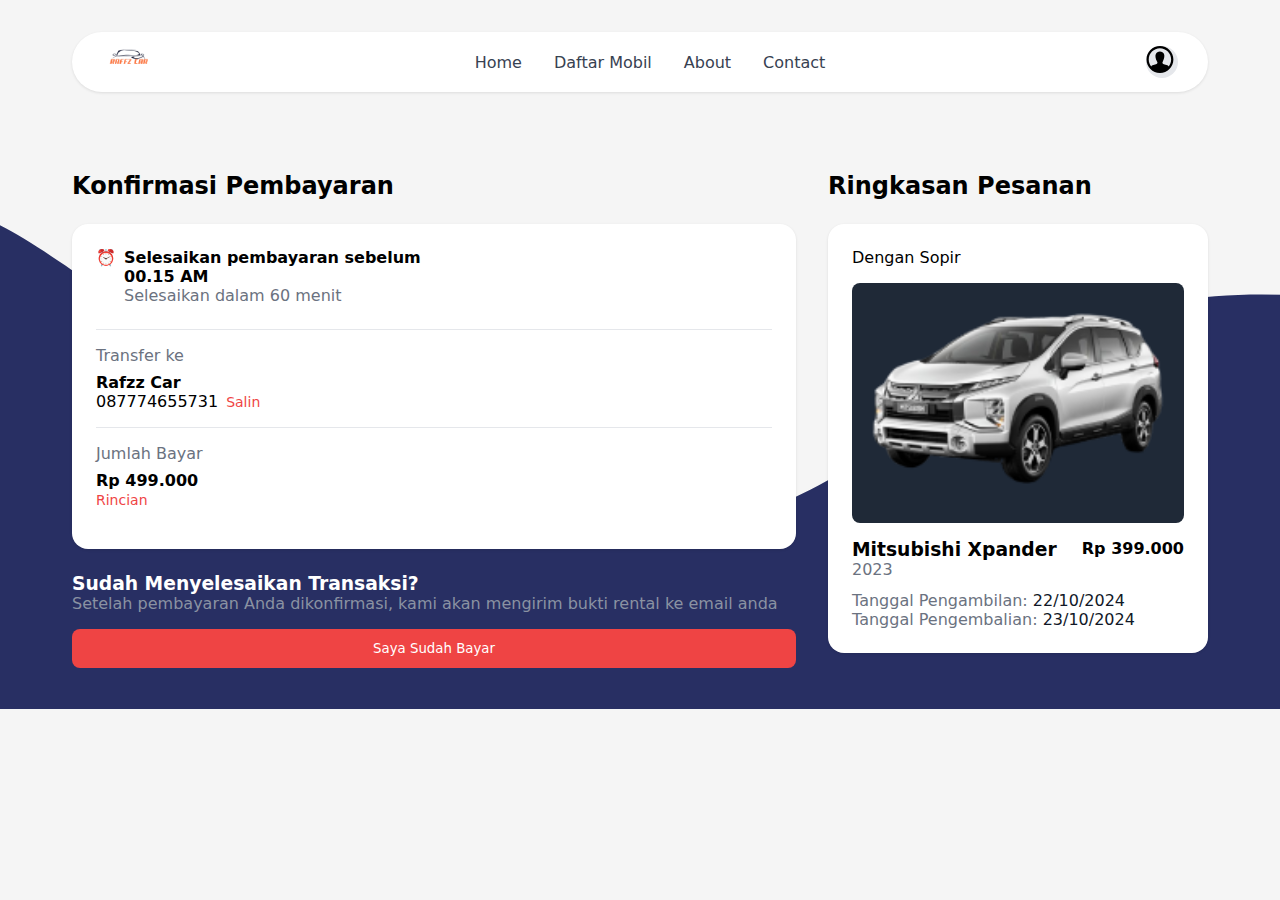
<file: HalamanPembayaran/index.html>
<!DOCTYPE html>
<html lang="id">
  <head>
    <meta charset="UTF-8" />
    <meta name="viewport" content="width=device-width, initial-scale=1.0" />
    <title>Konfirmasi Pembayaran</title>
    <link rel="stylesheet" href="style.css" />
  </head>
  <body>
    <div class="container">
      <nav class="navbar">
        <img src="../Asset/logo.png" alt="Logo" class="logo" />
        <div class="nav-links">
          <a href="../Homepage/homepage.html">Home</a>
          <a href="../Listmobil/daftarmobil.html">Daftar Mobil</a>
          <a href="#">About</a>
          <a href="#">Contact</a>
        </div>
        <div class="user-icon">
          <svg xmlns="http://www.w3.org/2000/svg" width="29" height="28" viewBox="0 0 25 25">
            <path
              d="M12 0c-6.627 0-12 5.373-12 12s5.373 12 12 12 12-5.373 12-12-5.373-12-12-12zm7.753 18.305c-.261-.586-.789-.991-1.871-1.241-2.293-.529-4.428-.993-3.393-2.945 3.145-5.942.833-9.119-2.489-9.119-3.388 0-5.644 3.299-2.489 9.119 1.066 1.964-1.148 2.427-3.393 2.945-1.084.25-1.608.658-1.867 1.246-1.405-1.723-2.251-3.919-2.251-6.31 0-5.514 4.486-10 10-10s10 4.486 10 10c0 2.389-.845 4.583-2.247 6.305z"
            />
          </svg>
        </div>
      </nav>

      <div class="main-content">
        <div class="left-section">
          <h2 class="section-title">Konfirmasi Pembayaran</h2>

          <div class="card">
            <div class="timer-section">
              <div class="timer-icon">⏰</div>
              <div>
                <p class="value">Selesaikan pembayaran sebelum</p>
                <p class="value">00.15 AM</p>
                <p class="label">Selesaikan dalam 60 menit</p>
              </div>
            </div>

            <div class="divider"></div>

            <div class="transfer-details">
              <p class="label">Transfer ke</p>
              <p class="value">Rafzz Car</p>
              <div class="account-number">
                <span>087774655731</span>
                <button class="copy-button">Salin</button>
              </div>
            </div>

            <div class="divider"></div>

            <div class="payment-amount">
              <p class="label">Jumlah Bayar</p>
              <p class="value">Rp 499.000</p>
              <button class="copy-button">Rincian</button>
            </div>
          </div>

          <div>
            <h3 class="section-title2">Sudah Menyelesaikan Transaksi?</h3>
            <p class="label2" style="margin-bottom: 1rem">Setelah pembayaran Anda dikonfirmasi, kami akan mengirim bukti rental ke email anda</p>
            <button class="submit-button">Saya Sudah Bayar</button>
          </div>
        </div>

        <div class="right-section">
          <h2 class="section-title">Ringkasan Pesanan</h2>

          <div class="card">
            <p style="margin-bottom: 1rem">Dengan Sopir</p>

            <div class="car-image-container">
              <img src="../Asset/xpander.png" alt="Mitsubishi Xpander" class="car-image" />
            </div>

            <div class="car-details">
              <div>
                <h3 class="value">Mitsubishi Xpander</h3>
                <p class="label">2023</p>
              </div>
              <p class="value">Rp 399.000</p>
            </div>

            <div class="dates">
              <p>Tanggal Pengambilan: <span>22/10/2024</span></p>
              <p>Tanggal Pengembalian: <span>23/10/2024</span></p>
            </div>
          </div>
        </div>
      </div>
    </div>
  </body>
</html>
</file>
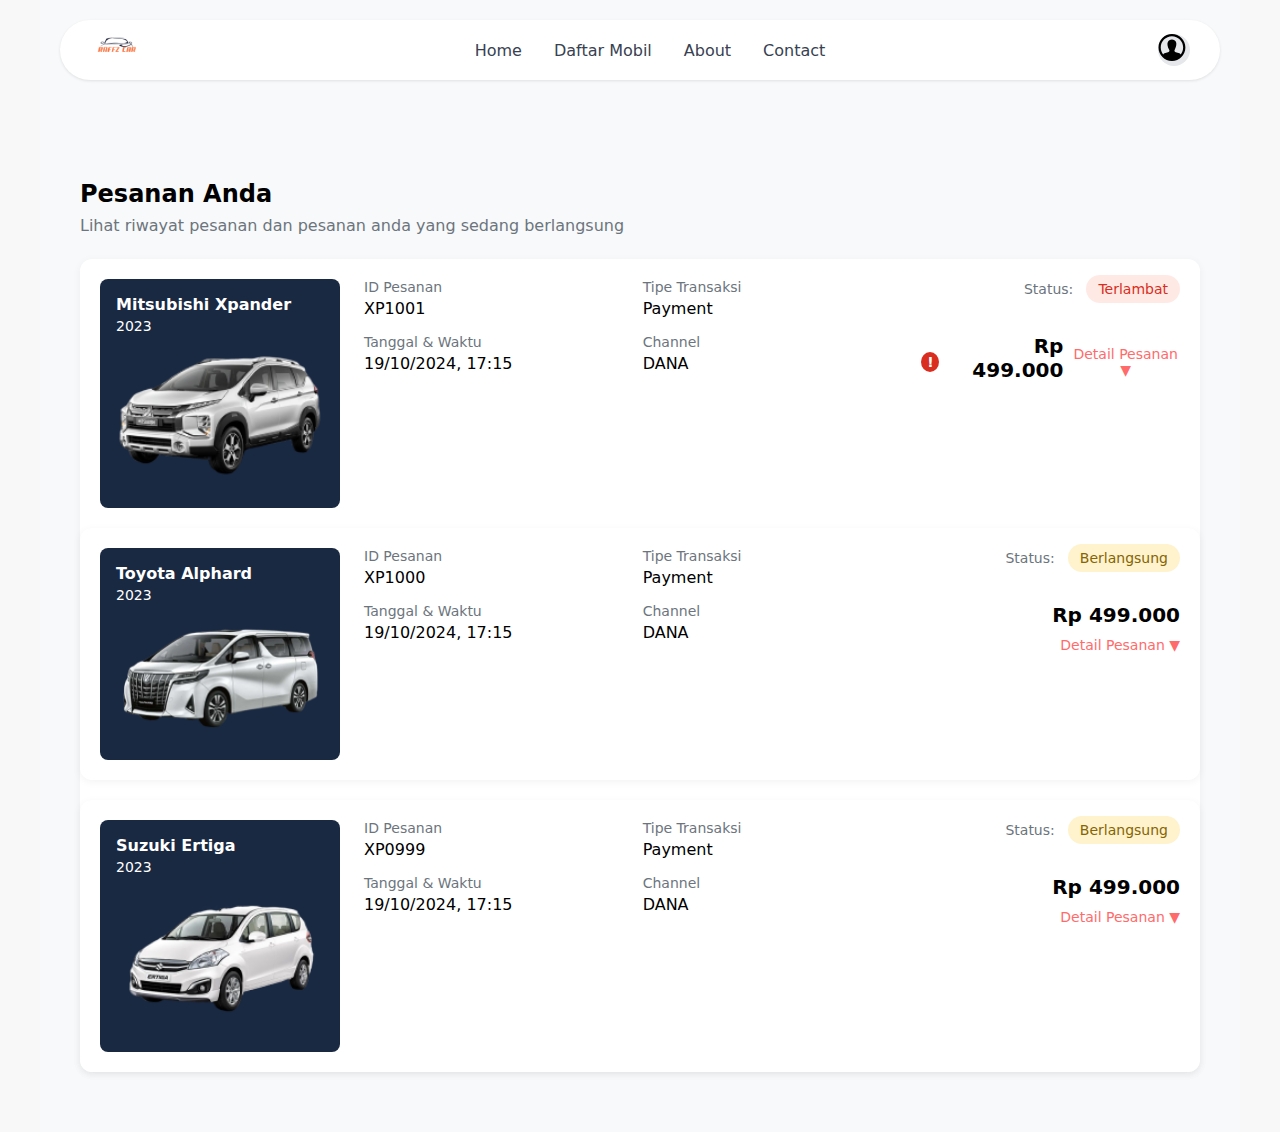
<file: StatusPemesananRiwayat/index.html>
<!DOCTYPE html>
<html lang="id">
  <head>
    <meta charset="UTF-8" />
    <meta name="viewport" content="width=device-width, initial-scale=1.0" />
    <title>Pesanan Anda</title>
    <link rel="stylesheet" href="style.css" />
  </head>
  <body>
    <div class="container">
      <nav class="navbar">
        <img src="../Asset/logo.png" alt="Raffz Car Logo" class="logo" />
        <div class="nav-links">
          <a href="#">Home</a>
          <a href="#">Daftar Mobil</a>
          <a href="#">About</a>
          <a href="#">Contact</a>
        </div>

        <div class="user-icon open-button" onclick="openForm()">
          <svg xmlns="http://www.w3.org/2000/svg" width="29" height="28" viewBox="0 0 25 25">
            <path
              d="M12 0c-6.627 0-12 5.373-12 12s5.373 12 12 12 12-5.373 12-12-5.373-12-12-12zm7.753 18.305c-.261-.586-.789-.991-1.871-1.241-2.293-.529-4.428-.993-3.393-2.945 3.145-5.942.833-9.119-2.489-9.119-3.388 0-5.644 3.299-2.489 9.119 1.066 1.964-1.148 2.427-3.393 2.945-1.084.25-1.608.658-1.867 1.246-1.405-1.723-2.251-3.919-2.251-6.31 0-5.514 4.486-10 10-10s10 4.486 10 10c0 2.389-.845 4.583-2.247 6.305z"
            />
          </svg>
        </div>
        <div class="form-popup" id="myForm">
          <form action="/action_page.php" class="form-container">
            <h1>Login</h1>

            <label for="email"><b>Email</b></label>
            <input type="text" placeholder="Enter Email" name="email" required />

            <label for="psw"><b>Password</b></label>
            <input type="password" placeholder="Enter Password" name="psw" required />

            <button type="submit" class="btn">Login</button>
            <button type="button" class="btn cancel" onclick="closeForm()">Close</button>
          </form>
        </div>
      </nav>

      <div class="container">
        <h2 class="title">Pesanan Anda</h2>
        <p class="subtitle">Lihat riwayat pesanan dan pesanan anda yang sedang berlangsung</p>
      
        <!-- Card 1 -->
        <div class="order-card">
          <div class="main-content">
            <div class="car-box">
              <div class="car-info">
                <h3>Mitsubishi Xpander</h3>
                <p>2023</p>
              </div>
              <img src="../Asset/xpander.png" alt="Mitsubishi Xpander">
            </div>
      
            <div class="order-info">
              <div class="info-grid">
                <div class="info-item">
                  <label>ID Pesanan</label>
                  <p>XP1001</p>
                </div>
                <div class="info-item">
                  <label>Tipe Transaksi</label>
                  <p>Payment</p>
                </div>
                <div class="status-section">
                  <label>Status:</label>
                  <span class="status-pill terlambat">Terlambat</span>
                </div>
              </div>
      
              <div class="info-grid">
                <div class="info-item">
                  <label>Tanggal & Waktu</label>
                  <p>19/10/2024, 17:15</p>
                </div>
                <div class="info-item">
                  <label>Channel</label>
                  <p>DANA</p>
                </div>
                <div class="price-section">
                  <div class="price-wrapper">
                    <div class="warning-icon">
                      !
                      <div class="warning-tooltip">
                        Keterlambatan 1 jam pertama bebas denda. Setelahnya, denda dihitung per 1 hari
                        <div class="late-fee">
                          Jumlah Denda: Rp 150.000/hari
                        </div>
                      </div>
                    </div>
                  <p class="price">Rp 499.000</p>
                  <button class="detail-toggle">Detail Pesanan ▼</button>
                </div>
              </div>
            </div>
          </div>
      
          <div class="detail-section hidden">
            <div class="detail-grid">
              <div class="detail-item">
                <label>Nama Pemesan</label>
                <p>Ridwan Mirsod</p>
              </div>
              <div class="detail-item">
                <label>No. WhatsApp</label>
                <p>085267739885</p>
              </div>
              <div class="detail-item">
                <label>Waktu Jemput</label>
                <p>21/10/2024, 09:00</p>
              </div>
              <div class="detail-item catatan">
                <label>Catatan Khusus</label>
                <textarea readonly></textarea>
              </div>
            </div>
            <div class="detail-grid">
              <div class="detail-item">
                <label>Email</label>
                <p>ridwanm88@gmail.com</p>
              </div>
              <div class="detail-item">
                <label>Jenis Rental</label>
                <p>Dengan Sopir</p>
              </div>
              <div class="detail-item">
                <label>Waktu Kembali</label>
                <p>22/10/2024, 09:00</p>
              </div>
            </div>
          </div>
        </div>
      
        <!-- Card 2 -->
        <div class="order-card">
          <div class="main-content">
            <div class="car-box">
              <div class="car-info">
                <h3>Toyota Alphard</h3>
                <p>2023</p>
              </div>
              <img src="../Asset/alphard.png" alt="Toyota Alphard">
            </div>
      
            <div class="order-info">
              <div class="info-grid">
                <div class="info-item">
                  <label>ID Pesanan</label>
                  <p>XP1000</p>
                </div>
                <div class="info-item">
                  <label>Tipe Transaksi</label>
                  <p>Payment</p>
                </div>
                <div class="status-section">
                  <label>Status:</label>
                  <span class="status-pill">Berlangsung</span>
                </div>
              </div>
      
              <div class="info-grid">
                <div class="info-item">
                  <label>Tanggal & Waktu</label>
                  <p>19/10/2024, 17:15</p>
                </div>
                <div class="info-item">
                  <label>Channel</label>
                  <p>DANA</p>
                </div>
                <div class="price-section">
                  <p class="price">Rp 499.000</p>
                  <button class="detail-toggle">Detail Pesanan ▼</button>
                </div>
              </div>
            </div>
          </div>
      
          <div class="detail-section hidden">
            <div class="detail-grid">
              <div class="detail-item">
                <label>Nama Pemesan</label>
                <p>Ridwan Mirsod</p>
              </div>
              <div class="detail-item">
                <label>No. WhatsApp</label>
                <p>085267739885</p>
              </div>
              <div class="detail-item">
                <label>Waktu Jemput</label>
                <p>21/10/2024, 09:00</p>
              </div>
              <div class="detail-item catatan">
                <label>Catatan Khusus</label>
                <textarea readonly></textarea>
              </div>
            </div>
            <div class="detail-grid">
              <div class="detail-item">
                <label>Email</label>
                <p>ridwanm88@gmail.com</p>
              </div>
              <div class="detail-item">
                <label>Jenis Rental</label>
                <p>Dengan Sopir</p>
              </div>
              <div class="detail-item">
                <label>Waktu Kembali</label>
                <p>22/10/2024, 09:00</p>
              </div>
            </div>
          </div>
        </div>
      
        <!-- Card 3 -->
        <div class="order-card">
          <div class="main-content">
            <div class="car-box">
              <div class="car-info">
                <h3>Suzuki Ertiga</h3>
                <p>2023</p>
              </div>
              <img src="../Asset/sigra.png" alt="Suzuki Ertiga">
            </div>
      
            <div class="order-info">
              <div class="info-grid">
                <div class="info-item">
                  <label>ID Pesanan</label>
                  <p>XP0999</p>
                </div>
                <div class="info-item">
                  <label>Tipe Transaksi</label>
                  <p>Payment</p>
                </div>
                <div class="status-section">
                  <label>Status:</label>
                  <span class="status-pill">Berlangsung</span>
                </div>
              </div>
      
              <div class="info-grid">
                <div class="info-item">
                  <label>Tanggal & Waktu</label>
                  <p>19/10/2024, 17:15</p>
                </div>
                <div class="info-item">
                  <label>Channel</label>
                  <p>DANA</p>
                </div>
                <div class="price-section">
                  <p class="price">Rp 499.000</p>
                  <button class="detail-toggle">Detail Pesanan ▼</button>
                </div>
              </div>
            </div>
          </div>
      
          <div class="detail-section hidden">
            <!-- Similar detail section as Card 1 -->
          </div>
        </div>
      </div>

    <script>
      function openForm() {
        document.getElementById("myForm").style.display = "block";
      }

      function closeForm() {
        document.getElementById("myForm").style.display = "none";
      }

      document.querySelectorAll('.detail-toggle').forEach(button => {
  button.addEventListener('click', function() {
    const card = this.closest('.order-card');
    const detailSection = card.querySelector('.detail-section');
    const arrow = this.innerHTML.includes('▼') ? '▲' : '▼';
    
    detailSection.classList.toggle('hidden');
    this.innerHTML = `Detail Pesanan ${arrow}`;
  });
});
    </script>
  </body>
</html>
</file>
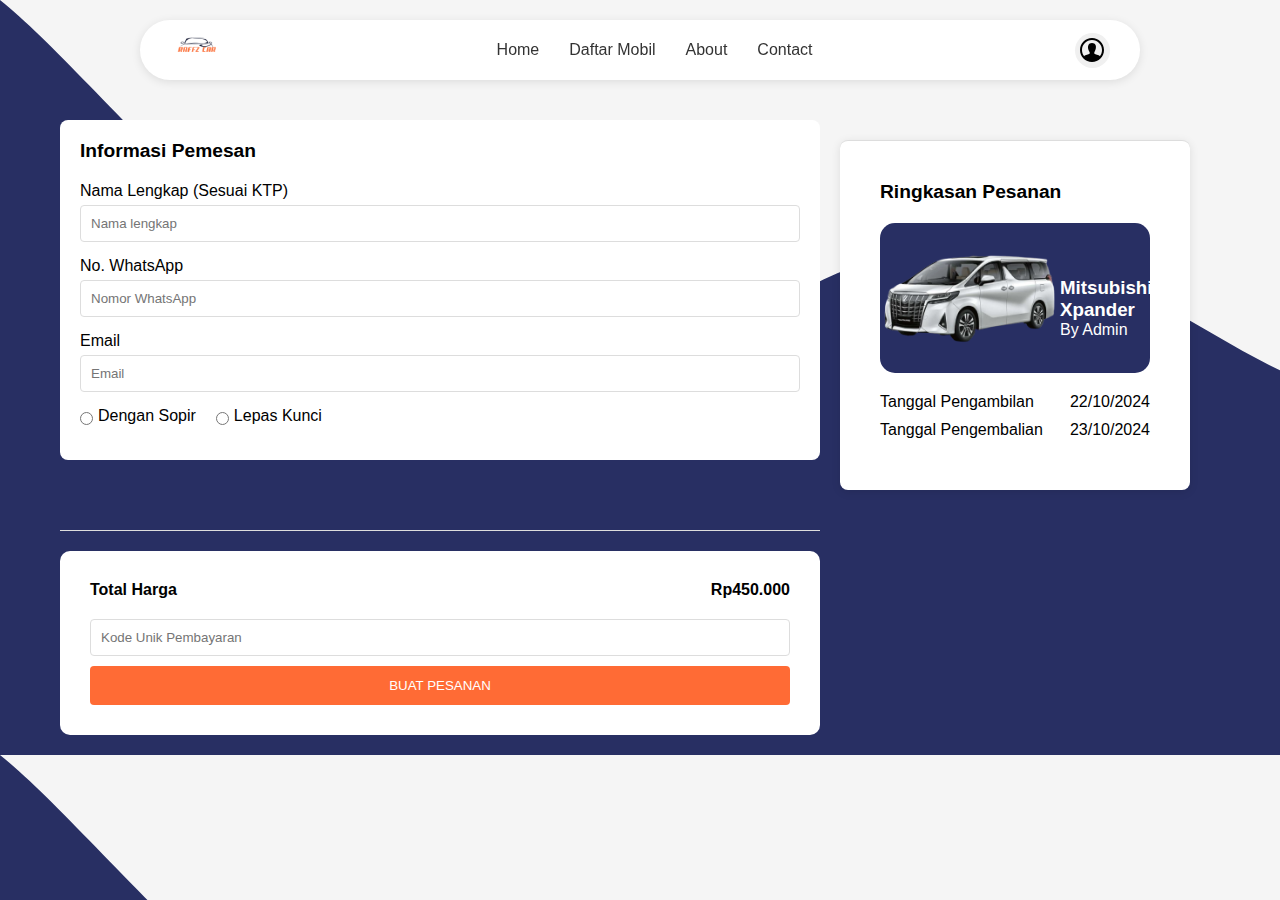
<file: HalamanSewa/sewa.html>
<!DOCTYPE html>
<html lang="id">

<head>
    <meta charset="UTF-8">
    <meta name="viewport" content="width=device-width, initial-scale=1.0">
    <title>Raffz Car - Halaman Sewa</title>
    <link rel="stylesheet" href="sewa.css">
</head>

<body>

    <header>
        <nav>
            <div class="logo">
                <img src="../Asset/logo.png">
            </div>
            <ul>
                <li><a href="/Homepage/homepage.html">Home</a></li>
                <li><a href="../Listmobil/daftarmobil.html">Daftar Mobil</a></li>
                <li><a href="#about">About</a></li>
                <li><a href="#contact">Contact</a></li>
            </ul>
            <div class="user-icon">
                <svg xmlns="http://www.w3.org/2000/svg" width="24" height="24" viewBox="0 0 24 24">
                    <path
                        d="M12 0c-6.627 0-12 5.373-12 12s5.373 12 12 12 12-5.373 12-12-5.373-12-12-12zm7.753 18.305c-.261-.586-.789-.991-1.871-1.241-2.293-.529-4.428-.993-3.393-2.945 3.145-5.942.833-9.119-2.489-9.119-3.388 0-5.644 3.299-2.489 9.119 1.066 1.964-1.148 2.427-3.393 2.945-1.084.25-1.608.658-1.867 1.246-1.405-1.723-2.251-3.919-2.251-6.31 0-5.514 4.486-10 10-10s10 4.486 10 10c0 2.389-.845 4.583-2.247 6.305z" />
                </svg>
            </div>
        </nav>
    </header>
    <div class="container">
        <div class="main-content">
            <div class="form-section">
                <h2>Informasi Pemesan</h2>
                <div class="form-group">
                    <label>Nama Lengkap (Sesuai KTP)</label>
                    <input type="text" placeholder="Nama lengkap">
                </div>
                <div class="form-group">
                    <label>No. WhatsApp</label>
                    <input type="tel" placeholder="Nomor WhatsApp">
                </div>
                <div class="form-group">
                    <label>Email</label>
                    <input type="email" placeholder="Email">
                </div>

                <div class="form-group">
                    <h3></h3>
                    <div class="radio-group">
                        <div class="radio-option">
                            <input type="radio" name="review" id="agree" onchange="showDriverForm()">
                            <label for=" pakesopir">Dengan Sopir</label>
                        </div>
                        <div class="radio-option">
                            <input type="radio" name="review" id="disagree" onchange="showSelfDriveForm()">
                            <label for="tanpasopir">Lepas Kunci</label>
                        </div>
                    </div>
                </div>
            </div>


            <div class="form-section driver-form" style="display: none;">
                <h2>Detail Pemesanan</h2>
                <div class="form-group">
                    <h3>Alur Lokasi</h3>
                    <select>
                        <option>Lokasi Jemput</option>
                    </select>
                </div>
                <div class="form-group">
                    <select>
                        <option>Lokasi Pengembalian</option>
                    </select>
                </div>

                <div class="form-group">
                    <h3>Alur Tanggal</h3>
                    <input type="date" placeholder="Tanggal Pengambilan">
                </div>
                <div class="form-group">
                    <input type="date" placeholder="Tanggal Pengembalian">
                </div>


            </div>

            <div class="form-section self-drive-form" style="display: none;">
                <h2>Detail Pemesanan</h2>
                <div class="form-group">
                    <h3>Alur Lokasi</h3>
                    <select>
                        <option>Lokasi Pengambilan</option>
                    </select>
                </div>
                <div class="form-group">
                    <select>
                        <option>Lokasi Pengembalian</option>
                    </select>
                </div>

                <div class="form-group">
                    <h3>Alur Tanggal</h3>
                    <input type="date" placeholder="Tanggal Pengambilan">
                </div>
                <div class="form-group">
                    <input type="date" placeholder="Tanggal Pengembalian">
                </div>


            </div>

        </div>
        <div class="summary-section sticky-summary">
            <div class="summary-card">
                <h2>Ringkasan Pesanan</h2>
                <div class="car-preview">
                    <img src="/Asset/alphard.png" alt="Car Preview">
                    <div class="car-details">
                        <h3>Mitsubishi Xpander</h3>
                        <p>By Admin</p>
                    </div>
                </div>

                <div class="detail-row">
                    <span>Tanggal Pengambilan</span>
                    <span>22/10/2024</span>
                </div>
                <div class="detail-row">
                    <span>Tanggal Pengembalian</span>
                    <span>23/10/2024</span>
                </div>
            </div>
        </div>

        <div class="total-section">
            <div class="total-section-card">
                <div class="detail-row">
                    <strong>Total Harga</strong>
                    <strong>Rp450.000</strong>
                </div>
                <input type="text" placeholder="Kode Unik Pembayaran" class="payment-input">
                <button class="submit-btn">BUAT PESANAN</button>
            </div>
        </div>
    </div>
    <div class="wave-bg"></div>
</body>

</html>

<script>
    function showDriverForm() {
        const driverForm = document.querySelector('.driver-form');
        const selfDriveForm = document.querySelector('.self-drive-form');
        const summarySection = document.querySelector('.summary-section');

        driverForm.style.display = 'block';
        selfDriveForm.style.display = 'none';
        summarySection.style.display = 'block';
    }

    function showSelfDriveForm() {
        const driverForm = document.querySelector('.driver-form');
        const selfDriveForm = document.querySelector('.self-drive-form');
        const summarySection = document.querySelector('.summary-section');

        driverForm.style.display = 'none';
        selfDriveForm.style.display = 'block';
        summarySection.style.display = 'block';
    }
</script>
</file>
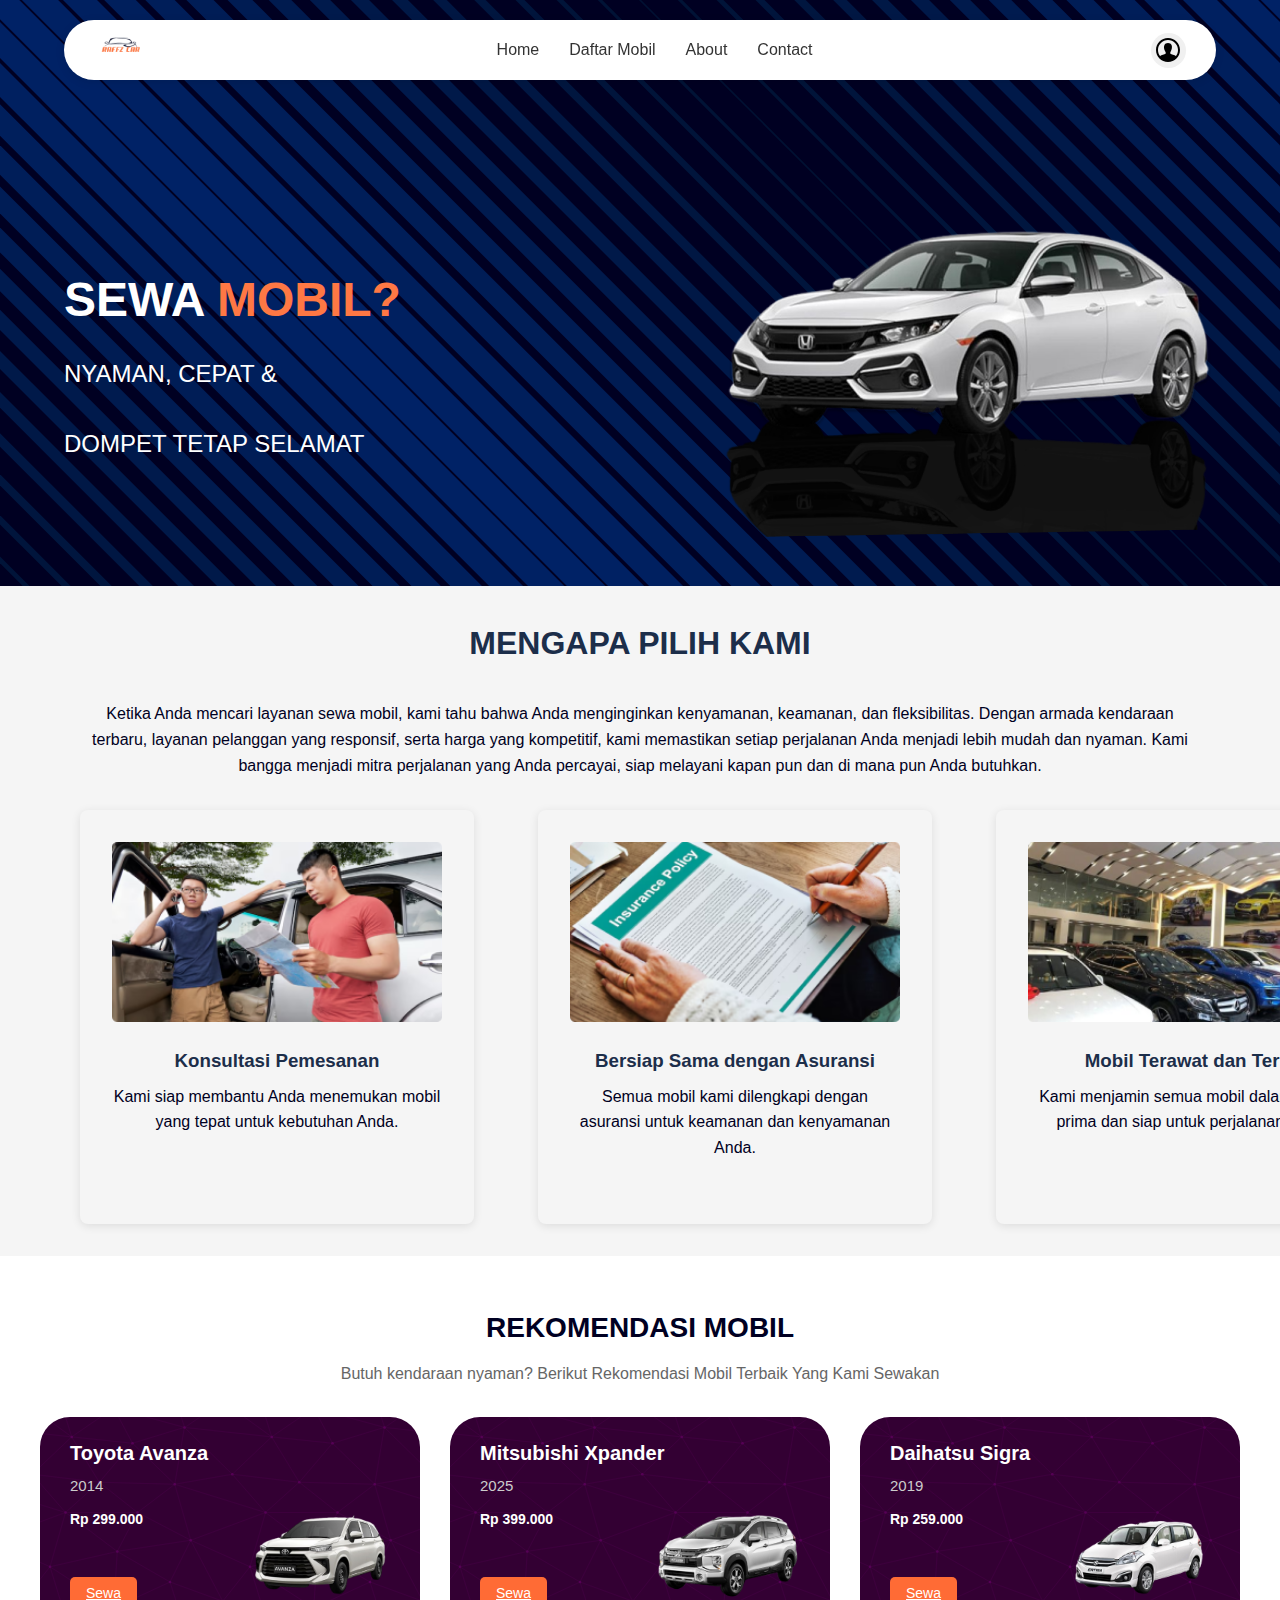
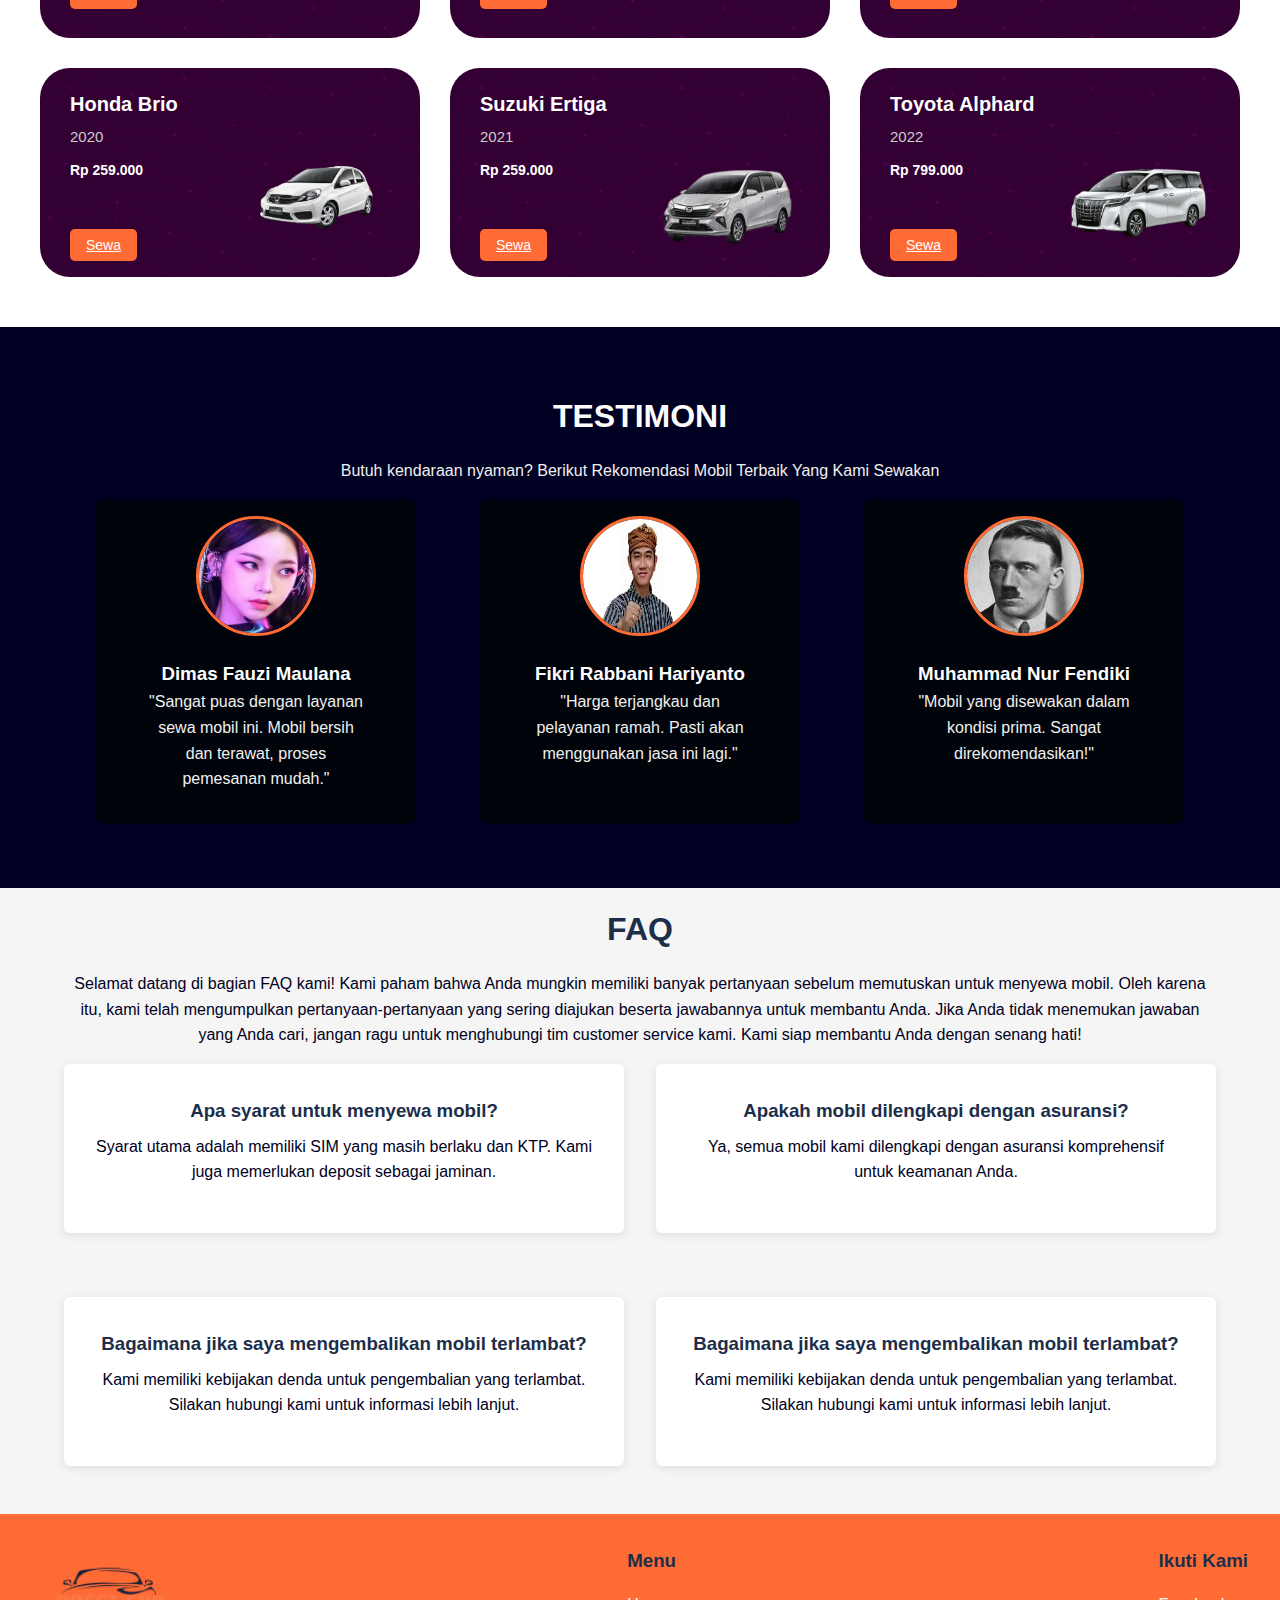
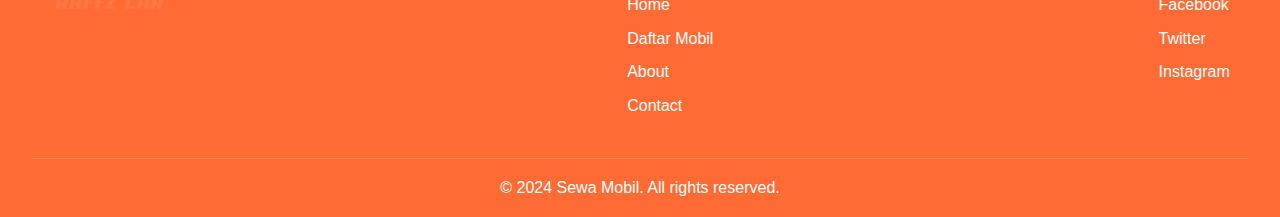
<file: Homepage/homepage.html>
<!DOCTYPE html>
<html lang="id">

<head>
    <meta charset="UTF-8">
    <meta name="viewport" content="width=device-width, initial-scale=1.0">
    <title>Raffz Car - Homepage</title>
    <link rel="stylesheet" href="homepage.css">
</head>

<body>
    <!-- Loading Screen -->
    <div class="loader_bg">
        <div class="loader"></div>
    </div>
    <header>
        <div class="container">
            <nav>
                <div class="logo">
                    <img src="../Asset/logo.png">
                </div>
                <ul>
                    <li><a href="#home">Home</a></li>
                    <li><a href="../Listmobil/daftarmobil.html">Daftar Mobil</a></li>
                    <li><a href="#about">About</a></li>
                    <li><a href="#contact">Contact</a></li>
                </ul>
                <div class="user-icon">
                    <svg xmlns="http://www.w3.org/2000/svg" width="24" height="24" viewBox="0 0 24 24">
                        <path
                            d="M12 0c-6.627 0-12 5.373-12 12s5.373 12 12 12 12-5.373 12-12-5.373-12-12-12zm7.753 18.305c-.261-.586-.789-.991-1.871-1.241-2.293-.529-4.428-.993-3.393-2.945 3.145-5.942.833-9.119-2.489-9.119-3.388 0-5.644 3.299-2.489 9.119 1.066 1.964-1.148 2.427-3.393 2.945-1.084.25-1.608.658-1.867 1.246-1.405-1.723-2.251-3.919-2.251-6.31 0-5.514 4.486-10 10-10s10 4.486 10 10c0 2.389-.845 4.583-2.247 6.305z" />
                    </svg>
                </div>
            </nav>
        </div>
    </header>
    <section id="hero">
        <div class="container">
            <div class="hero-content">
                <h1>SEWA <span style="color: #FE7844;">MOBIL?</span></h1>
                <p>NYAMAN, CEPAT &</p>
                <p>DOMPET TETAP SELAMAT</p>
            </div>
            <img src="../Asset/Ngengeng.png" alt="Car">
        </div>
    </section>

    <section id="features">
        <h2>MENGAPA PILIH KAMI</h2>
        <p style="text-align: center">Ketika Anda mencari layanan sewa mobil, kami tahu bahwa Anda menginginkan
            kenyamanan, keamanan, dan fleksibilitas. Dengan armada kendaraan terbaru, layanan pelanggan yang responsif,
            serta harga yang kompetitif, kami memastikan setiap perjalanan Anda menjadi lebih mudah dan nyaman. Kami
            bangga menjadi mitra perjalanan yang Anda percayai, siap melayani kapan pun dan di mana pun Anda butuhkan.
        </p>
        <div class="feature-grid">
            <div class="feature-card">
                <img src="../Asset/image (3).png" alt="Konsultasi">
                <h3>Konsultasi Pemesanan</h3>
                <p>Kami siap membantu Anda menemukan mobil yang tepat untuk kebutuhan Anda.</p>
            </div>
            <div class="feature-card">
                <img src="../Asset/image (4).png" alt="Asuransi">
                <h3>Bersiap Sama dengan Asuransi</h3>
                <p>Semua mobil kami dilengkapi dengan asuransi untuk keamanan dan kenyamanan Anda.</p>
            </div>
            <div class="feature-card">
                <img src="../Asset/image (5).png" alt="Mobil Terawat">
                <h3>Mobil Terawat dan Teruji</h3>
                <p>Kami menjamin semua mobil dalam kondisi prima dan siap untuk perjalanan Anda.</p>
            </div>
        </div>
    </section>

    <section class="rekomendasi-mobil">
        <h2>REKOMENDASI MOBIL</h2>
        <p>Butuh kendaraan nyaman? Berikut Rekomendasi Mobil Terbaik Yang Kami Sewakan</p>
        <div class="car-grid">
            <div class="car-card">
                <h3>Toyota Avanza</h3>
                <div class="year">2014</div>
                <img src="../Asset/avanza.png" alt="Toyota Avanza">
                <div class="price">Rp 299.000</div>
                <a href="/HalamanSewa/sewa.html" class="rent-btn">Sewa</a>
            </div>
            <div class="car-card">
                <h3>Mitsubishi Xpander</h3>
                <div class="year">2025</div>
                <img src="../Asset/xpander.png" alt="Mitsubishi Xpander">
                <div class="price">Rp 399.000</div>
                <a href="/HalamanSewa/sewa.html" class="rent-btn">Sewa</a>
            </div>
            <div class="car-card">
                <h3>Daihatsu Sigra</h3>
                <div class="year">2019</div>
                <img src="../Asset/sigra.png" alt="Daihatsu Sigra">
                <div class="price">Rp 259.000</div>
                <a href="/HalamanSewa/sewa.html" class="rent-btn">Sewa</a>
            </div>
            <div class="car-card">
                <h3>Honda Brio</h3>
                <div class="year">2020</div>
                <img src="../Asset/Brio.png" alt="Honda Brio">
                <div class="price">Rp 259.000</div>
                <a href="/HalamanSewa/sewa.html" class="rent-btn">Sewa</a>
            </div>
            <div class="car-card">
                <h3>Suzuki Ertiga</h3>
                <div class="year">2021</div>
                <img src="../Asset/Erlima.png" alt="Suzuki Ertiga">
                <div class="price">Rp 259.000</div>
                <a href="/HalamanSewa/sewa.html" class="rent-btn">Sewa</a>
            </div>
            <div class="car-card">
                <h3>Toyota Alphard</h3>
                <div class="year">2022</div>
                <img src="../Asset/alphard.png" alt="Toyota Alphard">
                <div class="price">Rp 799.000</div>
                <a href="/HalamanSewa/sewa.html" class="rent-btn">Sewa</a>
            </div>
            <!-- Repeat similar structure for other car cards -->
        </div>
    </section>
    <section id="testimonials">
        <h2>TESTIMONI</h2>
        <p>Butuh kendaraan nyaman? Berikut Rekomendasi Mobil Terbaik Yang Kami Sewakan</p>
        <div class="testimonial-grid">
            <div class="testimonial-card">
                <img src="../Asset/karina.png" alt="Dimas Fauzi Maulana">
                <h3>Dimas Fauzi Maulana</h3>
                <p>"Sangat puas dengan layanan sewa mobil ini. Mobil bersih dan terawat, proses pemesanan mudah."</p>
            </div>
            <div class="testimonial-card">
                <img src="../Asset/gibran3.png" alt="Fikri Rabbani Hariyanto">
                <h3>Fikri Rabbani Hariyanto</h3>
                <p>"Harga terjangkau dan pelayanan ramah. Pasti akan menggunakan jasa ini lagi."</p>
            </div>
            <div class="testimonial-card">
                <img src="../Asset/hitler.png" alt="Muhammad Nur Fendiki">
                <h3>Muhammad Nur Fendiki</h3>
                <p>"Mobil yang disewakan dalam kondisi prima. Sangat direkomendasikan!"</p>
            </div>
        </div>
    </section>

    <section id="faq">
        <h2>FAQ</h2>
        <p>Selamat datang di bagian FAQ kami! Kami paham bahwa Anda mungkin memiliki banyak pertanyaan sebelum
            memutuskan untuk menyewa mobil. Oleh karena itu, kami telah mengumpulkan pertanyaan-pertanyaan yang sering
            diajukan beserta jawabannya untuk membantu Anda. Jika Anda tidak menemukan jawaban yang Anda cari, jangan
            ragu untuk menghubungi tim customer service kami. Kami siap membantu Anda dengan senang hati!</p>
        <div class="faq-grid">
            <div class="faq-item">
                <h3>Apa syarat untuk menyewa mobil?</h3>
                <p>Syarat utama adalah memiliki SIM yang masih berlaku dan KTP. Kami juga memerlukan deposit sebagai
                    jaminan.</p>
            </div>
            <div class="faq-item">
                <h3>Apakah mobil dilengkapi dengan asuransi?</h3>
                <p>Ya, semua mobil kami dilengkapi dengan asuransi komprehensif untuk keamanan Anda.</p>
            </div>
            <div class="faq-item">
                <h3>Bagaimana jika saya mengembalikan mobil terlambat?</h3>
                <p>Kami memiliki kebijakan denda untuk pengembalian yang terlambat. Silakan hubungi kami untuk informasi
                    lebih lanjut.</p>
            </div>
            <div class="faq-item">
                <h3>Bagaimana jika saya mengembalikan mobil terlambat?</h3>
                <p>Kami memiliki kebijakan denda untuk pengembalian yang terlambat. Silakan hubungi kami untuk informasi
                    lebih lanjut.</p>
            </div>
            <!-- Add more FAQ items as needed -->
        </div>
    </section>
    </main>

    <footer>
        <div class="footer-content">
            <div class="footer-logo">
                <img src="../Asset/logo.png" alt="Sewa Mobil Logo">
            </div>
            <div class="footer-links">
                <h3>Menu</h3>
                <ul>
                    <li><a href="#home">Home</a></li>
                    <li><a href="#daftar-mobil">Daftar Mobil</a></li>
                    <li><a href="#about">About</a></li>
                    <li><a href="#contact">Contact</a></li>
                </ul>
            </div>
            <div class="footer-social">
                <h3>Ikuti Kami</h3>
                <ul>
                    <li><a href="#" aria-label="Facebook">Facebook</a></li>
                    <li><a href="#" aria-label="Twitter">Twitter</a></li>
                    <li><a href="#" aria-label="Instagram">Instagram</a></li>
                </ul>
            </div>
        </div>
        <div class="footer-bottom">
            <p>&copy; 2024 Sewa Mobil. All rights reserved.</p>
        </div>
    </footer>
</body>

</html>

<script>
    window.addEventListener('scroll', function () {
        var header = document.querySelector('header');
        header.classList.toggle('scrolled', window.scrollY > 0);
    });
</script>

<!-- js loading screen -->
<script src="https://cdnjs.cloudflare.com/ajax/libs/jquery/3.4.1/jquery.min.js"></script>
</file>
<file: HalamanPembayaran/style.css>
* {
  margin: 0;
  padding: 0;
  box-sizing: border-box;
  font-family: system-ui, -apple-system, sans-serif;
}

body {
  background-color: #f5f5f5;
  background-image: url("data:image/svg+xml,%3csvg xmlns='http://www.w3.org/2000/svg' version='1.1' xmlns:xlink='http://www.w3.org/1999/xlink' xmlns:svgjs='http://svgjs.dev/svgjs' width='1440' height='560' preserveAspectRatio='none' viewBox='0 0 1440 560'%3e%3cg mask='url(%26quot%3b%23SvgjsMask1088%26quot%3b)' fill='none'%3e%3cpath d='M 0%2c178 C 96%2c227.2 288%2c412.8 480%2c424 C 672%2c435.2 768%2c248.8 960%2c234 C 1152%2c219.2 1344%2c326.8 1440%2c350L1440 560L0 560z' fill='rgba(40%2c 47%2c 99%2c 1)'%3e%3c/path%3e%3c/g%3e%3cdefs%3e%3cmask id='SvgjsMask1088'%3e%3crect width='1440' height='560' fill='white'%3e%3c/rect%3e%3c/mask%3e%3c/defs%3e%3c/svg%3e");
  background-size: cover;
}

.container {
  max-width: 1200px;
  margin: 0 auto;
  padding: 2rem;
}

.navbar {
  display: flex;
  align-items: center;
  justify-content: space-between;
  padding: 10px 30px;
  background: white;
  border-radius: 9999px;
  box-shadow: 0 1px 3px rgba(0, 0, 0, 0.1);
  margin-bottom: 5rem;
}

.logo {
  height: 40px;
}

.nav-links {
  display: flex;
  gap: 2rem;
}

.nav-links a {
  color: #374151;
  text-decoration: none;
}

.user-icon {
  width: 32px;
  height: 32px;
  background: #e5e7eb;
  border-radius: 50%;
}

.main-content {
  display: flex;
  gap: 2rem;
}

.left-section {
  flex: 1;
}

.right-section {
  width: 380px;
}

.card {
  background: white;
  border-radius: 1rem;
  padding: 1.5rem;
  box-shadow: 0 1px 3px rgba(0, 0, 0, 0.1);
  margin-bottom: 1.5rem;
}

.section-title {
  font-size: 1.5rem;
  font-weight: bold;
  margin-bottom: 1.5rem;
}

.section-title2 {
  color: white;
}

.timer-section {
  display: flex;
  gap: 0.5rem;
  margin-bottom: 1rem;
}

.timer-icon {
  color: #ef4444;
}

.divider {
  border-top: 1px solid #e5e7eb;
  margin: 1rem 0;
}

.transfer-details,
.payment-amount {
  margin-bottom: 1rem;
}

.label {
  color: #6b7280;
  margin-bottom: 0.5rem;
}

.label2 {
  color: #8a92a2;
}

.value {
  font-weight: bold;
}

.copy-button {
  color: #ef4444;
  background: none;
  border: none;
  cursor: pointer;
  font-size: 0.875rem;
}

.account-number {
  display: flex;
  align-items: center;
  gap: 0.5rem;
}

.submit-button {
  width: 100%;
  background: #ef4444;
  color: white;
  padding: 0.75rem;
  border: none;
  border-radius: 0.5rem;
  font-weight: 500;
  cursor: pointer;
}

.car-image-container {
  background: #1f2937;
  border-radius: 0.5rem;
  padding: 1rem;
  margin-bottom: 1rem;
}

.car-image {
  width: 100%;
  height: auto;
}

.car-details {
  display: flex;
  justify-content: space-between;
  margin-bottom: 0.25rem;
}

.dates {
  color: #6b7280;
}

.dates span {
  color: #111827;
}
</file>
<file: StatusPemesananRiwayat/style.css>
* {
  margin: 0;
  padding: 0;
  box-sizing: border-box;
  font-family: system-ui, -apple-system, sans-serif;
}

body {
  background-color: #f8f8f8;
}

.container {
  max-width: 1200px;
  margin: 0 auto;
  padding: 20px;
  background: #f8f9fa;
}

.navbar {
  display: flex;
  align-items: center;
  justify-content: space-between;
  padding: 10px 30px;
  background: white;
  border-radius: 9999px;
  box-shadow: 0 1px 3px rgba(0, 0, 0, 0.1);
  margin-bottom: 5rem;
}

.logo {
  height: 40px;
}

.nav-links {
  display: flex;
  gap: 2rem;
}

.nav-links a {
  color: #374151;
  text-decoration: none;
}

.user-icon {
  width: 32px;
  height: 32px;
  background: #e5e7eb;
  border-radius: 50%;
}

.title {
  font-size: 24px;
  margin-bottom: 8px;
}

.subtitle {
  color: #6c757d;
  margin-bottom: 24px;
}

.order-card {
  background: white;
  border-radius: 12px;
  box-shadow: 0 2px 8px rgba(0, 0, 0, 0.05);
  margin-bottom: 20px;
}

.main-content {
  padding: 20px;
  display: flex;
  gap: 24px;
}

.car-box {
  background: #1a2942;
  border-radius: 8px;
  padding: 16px;
  width: 240px;
  color: white;
}

.car-info h3 {
  font-size: 16px;
  margin-bottom: 4px;
}

.car-info p {
  font-size: 14px;
  margin-bottom: 12px;
}

.car-box img {
  width: 100%;
  height: auto;
}

.order-info {
  flex: 1;
}

.info-grid {
  display: grid;
  grid-template-columns: repeat(3, 1fr);
  gap: 20px;
  margin-bottom: 16px;
}

.info-item label {
  color: #6c757d;
  font-size: 14px;
  display: block;
  margin-bottom: 4px;
}

.info-item p {
  font-weight: 500;
}

.status-section {
  text-align: right;
}

.status-section label {
  color: #6c757d;
  font-size: 14px;
  margin-right: 8px;
}

.status-pill {
  background: #fff3cd;
  color: #856404;
  padding: 6px 12px;
  border-radius: 20px;
  font-size: 14px;
}

.status-pill.terlambat {
  background-color: #ffe9e5;
  color: #d92d20;
}

/* Price wrapper untuk menampung icon dan harga */
.price-wrapper {
  display: flex;
  align-items: center;
  gap: 8px;
}

/* Warning icon styling */
.warning-icon {
  width: 20px;
  height: 20px;
  background: #d92d20;
  border-radius: 50%;
  color: white;
  display: flex;
  align-items: center;
  justify-content: center;
  font-weight: bold;
  cursor: pointer;
  position: relative;
  font-size: 14px;
}

/* Warning tooltip styling */
.warning-tooltip {
  position: absolute;
  bottom: 30px;
  right: -10px;
  width: 280px;
  background: white;
  border-radius: 8px;
  padding: 12px;
  box-shadow: 0 4px 12px rgba(0, 0, 0, 0.15);
  font-size: 14px;
  color: #333;
  visibility: hidden;
  opacity: 0;
  transition: all 0.2s ease;
  z-index: 1000;
}

.warning-icon:hover .warning-tooltip {
  visibility: visible;
  opacity: 1;
}

.late-fee {
  margin-top: 8px;
  padding-top: 8px;
  border-top: 1px solid #eee;
  color: #666;
  font-size: 14px;
}

.price-section {
  text-align: right;
}

.price {
  font-size: 20px;
  font-weight: bold;
  margin-bottom: 8px;
}

.detail-toggle {
  background: none;
  border: none;
  color: #ff6b6b;
  cursor: pointer;
  font-size: 14px;
}

.detail-section {
  padding: 20px;
  border-top: 1px solid #dee2e6;
}

.detail-section.hidden {
  display: none;
  justify-content: center;
}

.detail-grid {
  display: grid;
  grid-template-columns: repeat(3, 1fr);
  gap: 20px;
  margin-bottom: 16px;
}

.detail-item label {
  color: #6c757d;
  font-size: 14px;
  display: block;
  margin-bottom: 4px;
}

.detail-item p {
  font-weight: 500;
}

.catatan {
  grid-column: span 3;
}

.catatan textarea {
  width: 100%;
  min-height: 80px;
  border: 1px solid #dee2e6;
  border-radius: 4px;
  padding: 8px;
  resize: vertical;
}

.status-processing {
  background-color: #fef3c7;
  color: #92400e;
}

.status-ongoing {
  background-color: #dbeafe;
  color: #1e40af;
}

.status-completed {
  background-color: #d1fae5;
  color: #065f46;
}

.order-price {
  font-weight: bold;
  font-size: 1.25rem;
  text-align: right;
  margin-left: 2rem;
}

.form-popup {
  display: none;
  position: fixed;
  /* bottom: 0; */
  top: 50px;
  right: 350px;
  border: 3px solid #f1f1f1;
  z-index: 9;
}
/* Add styles to the form container */
.form-container {
  max-width: 300px;
  padding: 10px;
  background-color: white;
}

/* Full-width input fields */
.form-container input[type="text"],
.form-container input[type="password"] {
  width: 100%;
  padding: 15px;
  margin: 5px 0 22px 0;
  border: none;
  background: #f1f1f1;
}

/* When the inputs get focus, do something */
.form-container input[type="text"]:focus,
.form-container input[type="password"]:focus {
  background-color: #ddd;
  outline: none;
}

/* Set a style for the submit/login button */
.form-container .btn {
  background-color: #04aa6d;
  color: white;
  padding: 16px 20px;
  border: none;
  cursor: pointer;
  width: 100%;
  margin-bottom: 10px;
  opacity: 0.8;
}

/* Add a red background color to the cancel button */
.form-container .cancel {
  background-color: red;
}

/* Add some hover effects to buttons */
.form-container .btn:hover,
.open-button:hover {
  opacity: 1;
}
</file>
<file: HalamanSewa/sewa.css>
* {
    margin: 0;
    padding: 0;
    box-sizing: border-box;
    font-family: Arial, sans-serif;
}

body {
    background-color: #f5f5f5;
    background-image: url("data:image/svg+xml,%3csvg xmlns='http://www.w3.org/2000/svg' version='1.1' xmlns:xlink='http://www.w3.org/1999/xlink' xmlns:svgjs='http://svgjs.dev/svgjs' width='1440' height='560' preserveAspectRatio='none' viewBox='0 0 1440 560'%3e%3cg mask='url(%26quot%3b%23SvgjsMask1341%26quot%3b)' fill='none'%3e%3cpath d='M 0%2c0 C 72%2c57 216%2c248.6 360%2c285 C 504%2c321.4 576%2c178.6 720%2c182 C 864%2c185.4 936%2c314.4 1080%2c302 C 1224%2c289.6 1368%2c156.4 1440%2c120L1440 560L0 560z' fill='rgba(40%2c 47%2c 99%2c 1)'%3e%3c/path%3e%3c/g%3e%3cdefs%3e%3cmask id='SvgjsMask1341'%3e%3crect width='1440' height='560' fill='white'%3e%3c/rect%3e%3c/mask%3e%3c/defs%3e%3c/svg%3e");
    background-size: cover;


}

.container {
    max-width: 1200px;
    margin: 0 auto;
    padding: 20px;
    display: grid;
    grid-template-columns: 2fr 1fr;
    gap: 20px;
}

/* Gaya navbar dengan sticky */
header {
    padding: 20px 0;
    position: fixed;
    width: 100%;
    top: 0;
    z-index: 1000;
    transition: all 0.3s ease;
    display: flex;
    justify-content: center;
}

/* Menambahkan class untuk header saat di-scroll */
header.scrolled {
    padding: 10px 0;
    /*background-color: rgb(252, 252, 254);  Sedikit transparan saat di-scroll */
}

/* Tambahkan padding-top pada body untuk mengkompensasi fixed header */
body {
    padding-top: 100px;
    /* Sesuaikan dengan tinggi header */
}

nav {
    background-color: white;
    border-radius: 50px;
    padding: 10px 30px;
    display: flex;
    justify-content: space-between;
    align-items: center;
    box-shadow: 0 2px 10px rgba(0, 0, 0, 0.1);
    /* Add these new properties */
    max-width: 1000px;
    /* Limit the width */
    margin: 0 20px;
    /* Center the navbar */
    width: 90%;
    /* Make it responsive */
}

.logo {
    display: flex;
    align-items: center;
    gap: 1rem;
}

.logo img {
    height: 40px;
    margin-right: 12px;
}

.logo span {
    font-weight: bold;
    color: #ff6b35;
}

nav ul {
    display: flex;
    list-style: none;
}

nav ul li {
    margin: 0 15px;
}

nav ul li a {
    text-decoration: none;
    color: #333;
    font-weight: 500;
    transition: color 0.3s ease;
}

nav ul li a:hover {
    color: #ff6b35;
}

.user-icon {
    background-color: #f0f0f0;
    width: 35px;
    height: 35px;
    border-radius: 50%;
    display: flex;
    justify-content: center;
    align-items: center;
}

.user-icon i {
    color: #333;
    font-size: 40px;
}

/* Menambahkan animasi untuk smooth scroll */
html {
    scroll-behavior: smooth;
}

.main-content {
    display: flex;
    flex-direction: column;
    gap: 20px;
}

.form-section {
    background: white;
    padding: 20px;
    border-radius: 8px;
}

h2 {
    margin-bottom: 20px;
    font-size: 1.2em;
}

.form-group {
    margin-bottom: 15px;
}

input,
select {
    width: 100%;
    padding: 10px;
    border: 1px solid #ddd;
    border-radius: 4px;
    margin-top: 5px;
}

.radio-group {
    display: flex;
    gap: 20px;
    margin-top: 10px;
}

.radio-option {
    display: flex;
    align-items: center;
    gap: 5px;
}

.radio-option input {
    width: auto;
}

.summary-card {
    background: white;
    padding: 20px;
    border-radius: 8px;
}

.car-preview {
    background: #282F63;
    padding: 20px;
    width: 100%;
    border-radius: 15px;
    color: white;
    margin-bottom: 20px;
}

.car-details {
    margin-top: 20px;
}

.detail-row {
    display: flex;
    justify-content: space-between;
    margin-bottom: 10px;

}

.total-section {
    margin-top: 20px;
    padding-top: 20px;
    border-top: 1px solid #ddd;
}

.total-section-card {
    background-color: white;
    padding: 30px;
    border-radius: 10px;
}

.payment-input {
    margin-top: 10px;
}

.submit-btn {
    width: 100%;
    padding: 12px;
    background: #ff6b35;
    color: white;
    border: none;
    border-radius: 4px;
    cursor: pointer;
    margin-top: 10px;
}

.summary-section {
    margin-top: 20px;
    padding-top: 20px;
    border-top: 1px solid #ddd;
}

.sticky-summary {
    top: 100px;
    position: sticky;
    top: 0;
    z-index: 100;
    background-color: white;
    box-shadow: 0 2px 10px rgba(0, 0, 0, 0.1);
    padding: 20px;
    border-radius: 8px;
    margin-top: 20px;
    width: 350px;
    height: 350px;
}

.car-preview {
    background: #282F63;
    padding: 20px;
    width: 100%;
    height: 150px;
    border-radius: 15px;
    color: white;
    margin-bottom: 20px;
    display: flex;
    align-items: center;
    justify-content: center;
}

.car-preview img {
    max-width: 100%;
    max-height: 100%;
    object-fit: contain;
}

/*.wave-bg {
            position: fixed;
            bottom: 0;
            left: 0;
            width: 100%;
            height: 30%;
            background: #282F63;
            z-index: -1;
            border-top-left-radius: 50% 20%;
            border-top-right-radius: 50% 20%;
        }
</file>
<file: Homepage/homepage.css>
/* Reset dan gaya dasar */
* {
    margin: 0;
    padding: 0;
    box-sizing: border-box;
}

body {
    font-family: 'Arial', sans-serif;
    line-height: 1.6;
    color: #000022;
    background-image: url("data:image/svg+xml,%3Csvg xmlns='http://www.w3.org/2000/svg' width='2000' height='2000' viewBox='0 0 800 800'%3E%3Cg fill='none' %3E%3Cg stroke='%23026' stroke-width='17'%3E%3Cline x1='-8' y1='-8' x2='808' y2='808'/%3E%3Cline x1='-8' y1='792' x2='808' y2='1608'/%3E%3Cline x1='-8' y1='-808' x2='808' y2='8'/%3E%3C/g%3E%3Cg stroke='%23002163' stroke-width='16'%3E%3Cline x1='-8' y1='767' x2='808' y2='1583'/%3E%3Cline x1='-8' y1='17' x2='808' y2='833'/%3E%3Cline x1='-8' y1='-33' x2='808' y2='783'/%3E%3Cline x1='-8' y1='-783' x2='808' y2='33'/%3E%3C/g%3E%3Cg stroke='%23002060' stroke-width='15'%3E%3Cline x1='-8' y1='742' x2='808' y2='1558'/%3E%3Cline x1='-8' y1='42' x2='808' y2='858'/%3E%3Cline x1='-8' y1='-58' x2='808' y2='758'/%3E%3Cline x1='-8' y1='-758' x2='808' y2='58'/%3E%3C/g%3E%3Cg stroke='%23001f5c' stroke-width='14'%3E%3Cline x1='-8' y1='67' x2='808' y2='883'/%3E%3Cline x1='-8' y1='717' x2='808' y2='1533'/%3E%3Cline x1='-8' y1='-733' x2='808' y2='83'/%3E%3Cline x1='-8' y1='-83' x2='808' y2='733'/%3E%3C/g%3E%3Cg stroke='%23001e59' stroke-width='13'%3E%3Cline x1='-8' y1='92' x2='808' y2='908'/%3E%3Cline x1='-8' y1='692' x2='808' y2='1508'/%3E%3Cline x1='-8' y1='-108' x2='808' y2='708'/%3E%3Cline x1='-8' y1='-708' x2='808' y2='108'/%3E%3C/g%3E%3Cg stroke='%23001d56' stroke-width='12'%3E%3Cline x1='-8' y1='667' x2='808' y2='1483'/%3E%3Cline x1='-8' y1='117' x2='808' y2='933'/%3E%3Cline x1='-8' y1='-133' x2='808' y2='683'/%3E%3Cline x1='-8' y1='-683' x2='808' y2='133'/%3E%3C/g%3E%3Cg stroke='%23001c53' stroke-width='11'%3E%3Cline x1='-8' y1='642' x2='808' y2='1458'/%3E%3Cline x1='-8' y1='142' x2='808' y2='958'/%3E%3Cline x1='-8' y1='-158' x2='808' y2='658'/%3E%3Cline x1='-8' y1='-658' x2='808' y2='158'/%3E%3C/g%3E%3Cg stroke='%23001b4f' stroke-width='10'%3E%3Cline x1='-8' y1='167' x2='808' y2='983'/%3E%3Cline x1='-8' y1='617' x2='808' y2='1433'/%3E%3Cline x1='-8' y1='-633' x2='808' y2='183'/%3E%3Cline x1='-8' y1='-183' x2='808' y2='633'/%3E%3C/g%3E%3Cg stroke='%23001a4c' stroke-width='9'%3E%3Cline x1='-8' y1='592' x2='808' y2='1408'/%3E%3Cline x1='-8' y1='192' x2='808' y2='1008'/%3E%3Cline x1='-8' y1='-608' x2='808' y2='208'/%3E%3Cline x1='-8' y1='-208' x2='808' y2='608'/%3E%3C/g%3E%3Cg stroke='%23001949' stroke-width='8'%3E%3Cline x1='-8' y1='567' x2='808' y2='1383'/%3E%3Cline x1='-8' y1='217' x2='808' y2='1033'/%3E%3Cline x1='-8' y1='-233' x2='808' y2='583'/%3E%3Cline x1='-8' y1='-583' x2='808' y2='233'/%3E%3C/g%3E%3Cg stroke='%23001846' stroke-width='7'%3E%3Cline x1='-8' y1='242' x2='808' y2='1058'/%3E%3Cline x1='-8' y1='542' x2='808' y2='1358'/%3E%3Cline x1='-8' y1='-558' x2='808' y2='258'/%3E%3Cline x1='-8' y1='-258' x2='808' y2='558'/%3E%3C/g%3E%3Cg stroke='%23001743' stroke-width='6'%3E%3Cline x1='-8' y1='267' x2='808' y2='1083'/%3E%3Cline x1='-8' y1='517' x2='808' y2='1333'/%3E%3Cline x1='-8' y1='-533' x2='808' y2='283'/%3E%3Cline x1='-8' y1='-283' x2='808' y2='533'/%3E%3C/g%3E%3Cg stroke='%2300163f' stroke-width='5'%3E%3Cline x1='-8' y1='292' x2='808' y2='1108'/%3E%3Cline x1='-8' y1='492' x2='808' y2='1308'/%3E%3Cline x1='-8' y1='-308' x2='808' y2='508'/%3E%3Cline x1='-8' y1='-508' x2='808' y2='308'/%3E%3C/g%3E%3Cg stroke='%2300153c' stroke-width='4'%3E%3Cline x1='-8' y1='467' x2='808' y2='1283'/%3E%3Cline x1='-8' y1='317' x2='808' y2='1133'/%3E%3Cline x1='-8' y1='-333' x2='808' y2='483'/%3E%3Cline x1='-8' y1='-483' x2='808' y2='333'/%3E%3C/g%3E%3Cg stroke='%23001439' stroke-width='3'%3E%3Cline x1='-8' y1='342' x2='808' y2='1158'/%3E%3Cline x1='-8' y1='442' x2='808' y2='1258'/%3E%3Cline x1='-8' y1='-458' x2='808' y2='358'/%3E%3Cline x1='-8' y1='-358' x2='808' y2='458'/%3E%3C/g%3E%3Cg stroke='%23001336' stroke-width='2'%3E%3Cline x1='-8' y1='367' x2='808' y2='1183'/%3E%3Cline x1='-8' y1='417' x2='808' y2='1233'/%3E%3Cline x1='-8' y1='-433' x2='808' y2='383'/%3E%3Cline x1='-8' y1='-383' x2='808' y2='433'/%3E%3C/g%3E%3Cg stroke='%23013' stroke-width='1'%3E%3Cline x1='-8' y1='392' x2='808' y2='1208'/%3E%3Cline x1='-8' y1='-408' x2='808' y2='408'/%3E%3C/g%3E%3C/g%3E%3C/svg%3E");
    background-color: #000022;
    background-attachment: fixed;     
    background-size: cover;     
} 


.container {
    width: 90%;
    max-width: 1200px;
    margin: 0 auto;
}

/* Gaya navbar dengan sticky */
header {
    padding: 20px 0;
    position: fixed;
    width: 100%;
    top: 0;
    z-index: 1000;
    transition: all 0.3s ease;
    /* Add this to ensure header content is centered */
    display: flex;
    justify-content: center;
}

/* Menambahkan class untuk header saat di-scroll */
header.scrolled {
    padding: 10px 0;
    /*background-color: rgb(252, 252, 254);  Sedikit transparan saat di-scroll */
}

/* Tambahkan padding-top pada body untuk mengkompensasi fixed header */
body {
    padding-top: 100px; /* Sesuaikan dengan tinggi header */
}

nav {
    background-color: white;
    border-radius: 50px;
    padding: 10px 30px;
    display: flex;
    justify-content: space-between;
    align-items: center;
    box-shadow: 0 2px 10px rgba(0,0,0,0.1);
}

.logo {
    display: flex;
    align-items: center;
    gap: 1rem;
}

.logo img {
    height: 40px;
    margin-right: 12px;
}

.logo span {
    font-weight: bold;
    color: #ff6b35;
}

nav ul {
    display: flex;
    list-style: none;
}

nav ul li {
    margin: 0 15px;
}

nav ul li a {
    text-decoration: none;
    color: #333;
    font-weight: 500;
    transition: color 0.3s ease;
}

nav ul li a:hover {
    color: #ff6b35;
}

.user-icon {
    background-color: #f0f0f0;
    width: 35px;
    height: 35px;
    border-radius: 50%;
    display: flex;
    justify-content: center;
    align-items: center;
}

.user-icon i {
    color: #333;
    font-size: 40px;
}

/* Menambahkan animasi untuk smooth scroll */
html {
    scroll-behavior: smooth;
}

/* Menyesuaikan gaya hero untuk navbar baru */
#hero {
    padding-top: 120px; /* Memberikan ruang untuk navbar */
    background-color: #000022;
background-image: url("data:image/svg+xml,%3Csvg xmlns='http://www.w3.org/2000/svg' width='2000' height='2000' viewBox='0 0 800 800'%3E%3Cg fill='none' %3E%3Cg stroke='%23026' stroke-width='17'%3E%3Cline x1='-8' y1='-8' x2='808' y2='808'/%3E%3Cline x1='-8' y1='792' x2='808' y2='1608'/%3E%3Cline x1='-8' y1='-808' x2='808' y2='8'/%3E%3C/g%3E%3Cg stroke='%23002163' stroke-width='16'%3E%3Cline x1='-8' y1='767' x2='808' y2='1583'/%3E%3Cline x1='-8' y1='17' x2='808' y2='833'/%3E%3Cline x1='-8' y1='-33' x2='808' y2='783'/%3E%3Cline x1='-8' y1='-783' x2='808' y2='33'/%3E%3C/g%3E%3Cg stroke='%23002060' stroke-width='15'%3E%3Cline x1='-8' y1='742' x2='808' y2='1558'/%3E%3Cline x1='-8' y1='42' x2='808' y2='858'/%3E%3Cline x1='-8' y1='-58' x2='808' y2='758'/%3E%3Cline x1='-8' y1='-758' x2='808' y2='58'/%3E%3C/g%3E%3Cg stroke='%23001f5c' stroke-width='14'%3E%3Cline x1='-8' y1='67' x2='808' y2='883'/%3E%3Cline x1='-8' y1='717' x2='808' y2='1533'/%3E%3Cline x1='-8' y1='-733' x2='808' y2='83'/%3E%3Cline x1='-8' y1='-83' x2='808' y2='733'/%3E%3C/g%3E%3Cg stroke='%23001e59' stroke-width='13'%3E%3Cline x1='-8' y1='92' x2='808' y2='908'/%3E%3Cline x1='-8' y1='692' x2='808' y2='1508'/%3E%3Cline x1='-8' y1='-108' x2='808' y2='708'/%3E%3Cline x1='-8' y1='-708' x2='808' y2='108'/%3E%3C/g%3E%3Cg stroke='%23001d56' stroke-width='12'%3E%3Cline x1='-8' y1='667' x2='808' y2='1483'/%3E%3Cline x1='-8' y1='117' x2='808' y2='933'/%3E%3Cline x1='-8' y1='-133' x2='808' y2='683'/%3E%3Cline x1='-8' y1='-683' x2='808' y2='133'/%3E%3C/g%3E%3Cg stroke='%23001c53' stroke-width='11'%3E%3Cline x1='-8' y1='642' x2='808' y2='1458'/%3E%3Cline x1='-8' y1='142' x2='808' y2='958'/%3E%3Cline x1='-8' y1='-158' x2='808' y2='658'/%3E%3Cline x1='-8' y1='-658' x2='808' y2='158'/%3E%3C/g%3E%3Cg stroke='%23001b4f' stroke-width='10'%3E%3Cline x1='-8' y1='167' x2='808' y2='983'/%3E%3Cline x1='-8' y1='617' x2='808' y2='1433'/%3E%3Cline x1='-8' y1='-633' x2='808' y2='183'/%3E%3Cline x1='-8' y1='-183' x2='808' y2='633'/%3E%3C/g%3E%3Cg stroke='%23001a4c' stroke-width='9'%3E%3Cline x1='-8' y1='592' x2='808' y2='1408'/%3E%3Cline x1='-8' y1='192' x2='808' y2='1008'/%3E%3Cline x1='-8' y1='-608' x2='808' y2='208'/%3E%3Cline x1='-8' y1='-208' x2='808' y2='608'/%3E%3C/g%3E%3Cg stroke='%23001949' stroke-width='8'%3E%3Cline x1='-8' y1='567' x2='808' y2='1383'/%3E%3Cline x1='-8' y1='217' x2='808' y2='1033'/%3E%3Cline x1='-8' y1='-233' x2='808' y2='583'/%3E%3Cline x1='-8' y1='-583' x2='808' y2='233'/%3E%3C/g%3E%3Cg stroke='%23001846' stroke-width='7'%3E%3Cline x1='-8' y1='242' x2='808' y2='1058'/%3E%3Cline x1='-8' y1='542' x2='808' y2='1358'/%3E%3Cline x1='-8' y1='-558' x2='808' y2='258'/%3E%3Cline x1='-8' y1='-258' x2='808' y2='558'/%3E%3C/g%3E%3Cg stroke='%23001743' stroke-width='6'%3E%3Cline x1='-8' y1='267' x2='808' y2='1083'/%3E%3Cline x1='-8' y1='517' x2='808' y2='1333'/%3E%3Cline x1='-8' y1='-533' x2='808' y2='283'/%3E%3Cline x1='-8' y1='-283' x2='808' y2='533'/%3E%3C/g%3E%3Cg stroke='%2300163f' stroke-width='5'%3E%3Cline x1='-8' y1='292' x2='808' y2='1108'/%3E%3Cline x1='-8' y1='492' x2='808' y2='1308'/%3E%3Cline x1='-8' y1='-308' x2='808' y2='508'/%3E%3Cline x1='-8' y1='-508' x2='808' y2='308'/%3E%3C/g%3E%3Cg stroke='%2300153c' stroke-width='4'%3E%3Cline x1='-8' y1='467' x2='808' y2='1283'/%3E%3Cline x1='-8' y1='317' x2='808' y2='1133'/%3E%3Cline x1='-8' y1='-333' x2='808' y2='483'/%3E%3Cline x1='-8' y1='-483' x2='808' y2='333'/%3E%3C/g%3E%3Cg stroke='%23001439' stroke-width='3'%3E%3Cline x1='-8' y1='342' x2='808' y2='1158'/%3E%3Cline x1='-8' y1='442' x2='808' y2='1258'/%3E%3Cline x1='-8' y1='-458' x2='808' y2='358'/%3E%3Cline x1='-8' y1='-358' x2='808' y2='458'/%3E%3C/g%3E%3Cg stroke='%23001336' stroke-width='2'%3E%3Cline x1='-8' y1='367' x2='808' y2='1183'/%3E%3Cline x1='-8' y1='417' x2='808' y2='1233'/%3E%3Cline x1='-8' y1='-433' x2='808' y2='383'/%3E%3Cline x1='-8' y1='-383' x2='808' y2='433'/%3E%3C/g%3E%3Cg stroke='%23013' stroke-width='1'%3E%3Cline x1='-8' y1='392' x2='808' y2='1208'/%3E%3Cline x1='-8' y1='-408' x2='808' y2='408'/%3E%3C/g%3E%3C/g%3E%3C/svg%3E");
background-attachment: fixed;
background-size: cover;
    color: #fff;
    padding-bottom: 3rem;
}

#hero .container {
    display: flex;
    justify-content: space-between;
    align-items: center;
}

.hero-content {
    width: 50%;
}

#hero h1 {
    font-size: 3rem;
    margin-bottom: 1rem;
    font-weight: 700;
}

#hero p {
    font-size: 1.5rem;
    margin-bottom: 2rem;
    font-weight: 300;
}

#hero img {
    width: 45%;
    max-width: 500px;
}

/* Gaya lainnya tetap sama... */

/* Desain responsif */
@media (max-width: 768px) {
    nav {
        flex-direction: column;
        padding: 15px;
    }

    nav ul {
        margin-top: 15px;
    }

    nav ul li {
        margin: 10px 0;
    }

    .user-icon {
        margin-top: 15px;
    }

    #hero {
        padding-top: 200px; /* Menyesuaikan padding-top untuk layout mobile */
    }
}

/* Gaya features section */
#features {
    padding: 2rem 5rem;
    background-color: #f5f5f5;
}

#features h2 {
    text-align: center;
    margin-bottom: 2rem;
    color: #1c2e4a;
    font-size: 2rem;
}

#features p {
    text-align: center;
    margin-bottom: 2rem;
}

.feature-grid {
    display: grid;
    grid-template-columns: repeat(3, 1fr);
    gap: 4rem;
}

.feature-card {
    background-color: #f5f5f5;
    padding: 2rem;
    border-radius: 8px;
    box-shadow: 0 2px 10px rgba(0,0,0,0.1);
    text-align: center;
    transition: transform 0.3s ease;
}

.feature-card:hover {
    transform: translateY(-5px);
}

.feature-card img {
    width: 330px;
    height: 180px;
    margin-bottom: 1rem;
}

.feature-card h3 {
    color: #1c2e4a;
    margin-bottom: 0.5rem;
}

.rekomendasi-mobil {
    background-color: #ffffff;
    padding: 50px 15px;
    text-align: center;
}

.rekomendasi-mobil h2 {
    font-size: 28px;
    font-weight: bold;
    margin-bottom: 10px;
}

.rekomendasi-mobil p {
    font-size: 16px;
    color: #666;
    margin-bottom: 30px;
}

.car-grid {
    display: grid;
    grid-template-columns: repeat(3, 1fr);
    gap: 30px;
    max-width: 1200px;
    margin: 0 auto;
}

.car-card {
    background-color: #330033;
background-image: url("data:image/svg+xml,%3Csvg xmlns='http://www.w3.org/2000/svg' width='200' height='200' viewBox='0 0 800 800'%3E%3Cg fill='none' stroke='%23404' stroke-width='2.2'%3E%3Cpath d='M769 229L1037 260.9M927 880L731 737 520 660 309 538 40 599 295 764 126.5 879.5 40 599-197 493 102 382-31 229 126.5 79.5-69-63'/%3E%3Cpath d='M-31 229L237 261 390 382 603 493 308.5 537.5 101.5 381.5M370 905L295 764'/%3E%3Cpath d='M520 660L578 842 731 737 840 599 603 493 520 660 295 764 309 538 390 382 539 269 769 229 577.5 41.5 370 105 295 -36 126.5 79.5 237 261 102 382 40 599 -69 737 127 880'/%3E%3Cpath d='M520-140L578.5 42.5 731-63M603 493L539 269 237 261 370 105M902 382L539 269M390 382L102 382'/%3E%3Cpath d='M-222 42L126.5 79.5 370 105 539 269 577.5 41.5 927 80 769 229 902 382 603 493 731 737M295-36L577.5 41.5M578 842L295 764M40-201L127 80M102 382L-261 269'/%3E%3C/g%3E%3Cg fill='%23505'%3E%3Ccircle cx='769' cy='229' r='5'/%3E%3Ccircle cx='539' cy='269' r='5'/%3E%3Ccircle cx='603' cy='493' r='5'/%3E%3Ccircle cx='731' cy='737' r='5'/%3E%3Ccircle cx='520' cy='660' r='5'/%3E%3Ccircle cx='309' cy='538' r='5'/%3E%3Ccircle cx='295' cy='764' r='5'/%3E%3Ccircle cx='40' cy='599' r='5'/%3E%3Ccircle cx='102' cy='382' r='5'/%3E%3Ccircle cx='127' cy='80' r='5'/%3E%3Ccircle cx='370' cy='105' r='5'/%3E%3Ccircle cx='578' cy='42' r='5'/%3E%3Ccircle cx='237' cy='261' r='5'/%3E%3Ccircle cx='390' cy='382' r='5'/%3E%3C/g%3E%3C/svg%3E");
    border-radius: 30px;
    padding: 20px 30px;
    color: white;
    text-align: left;
}

.car-card h3 {
    font-size: 20px;
    margin-bottom: 5px;
}

.car-card .year {
    font-size: 15px;
    color: #ccc;
    margin-bottom: 10px;
}

.car-card img {
    width: 45%;
    height: auto;
    float: right;
    border-radius: 10px;
    margin-bottom: 10px;
}

.car-card .price {
    font-size: 14px;
    font-weight: bold;
    margin-bottom: 50px;
}

.rent-btn {
    background-color: #ff6b35;
    color: white;
    border: none;
    padding: 8px 16px;
    border-radius: 5px;
    cursor: pointer;
    font-size: 14px;
}
/* .car-card button {
    background-color: #ff6b35;
    color: white;
    border: none;
    padding: 8px 16px;
    border-radius: 5px;
    cursor: pointer;
    font-size: 14px;
} */

@media (max-width: 768px) {
    .car-grid {
        grid-template-columns: 1fr;
    }
}

/* Gaya testimonials */
#testimonials {
    background-color: #000022;
    background-image: url("data:image/svg+xml,%3Csvg xmlns='http://www.w3.org/2000/svg' width='2000' height='2000' viewBox='0 0 800 800'%3E%3Cg fill='none' %3E%3Cg stroke='%23026' stroke-width='17'%3E%3Cline x1='-8' y1='-8' x2='808' y2='808'/%3E%3Cline x1='-8' y1='792' x2='808' y2='1608'/%3E%3Cline x1='-8' y1='-808' x2='808' y2='8'/%3E%3C/g%3E%3Cg stroke='%23002163' stroke-width='16'%3E%3Cline x1='-8' y1='767' x2='808' y2='1583'/%3E%3Cline x1='-8' y1='17' x2='808' y2='833'/%3E%3Cline x1='-8' y1='-33' x2='808' y2='783'/%3E%3Cline x1='-8' y1='-783' x2='808' y2='33'/%3E%3C/g%3E%3Cg stroke='%23002060' stroke-width='15'%3E%3Cline x1='-8' y1='742' x2='808' y2='1558'/%3E%3Cline x1='-8' y1='42' x2='808' y2='858'/%3E%3Cline x1='-8' y1='-58' x2='808' y2='758'/%3E%3Cline x1='-8' y1='-758' x2='808' y2='58'/%3E%3C/g%3E%3Cg stroke='%23001f5c' stroke-width='14'%3E%3Cline x1='-8' y1='67' x2='808' y2='883'/%3E%3Cline x1='-8' y1='717' x2='808' y2='1533'/%3E%3Cline x1='-8' y1='-733' x2='808' y2='83'/%3E%3Cline x1='-8' y1='-83' x2='808' y2='733'/%3E%3C/g%3E%3Cg stroke='%23001e59' stroke-width='13'%3E%3Cline x1='-8' y1='92' x2='808' y2='908'/%3E%3Cline x1='-8' y1='692' x2='808' y2='1508'/%3E%3Cline x1='-8' y1='-108' x2='808' y2='708'/%3E%3Cline x1='-8' y1='-708' x2='808' y2='108'/%3E%3C/g%3E%3Cg stroke='%23001d56' stroke-width='12'%3E%3Cline x1='-8' y1='667' x2='808' y2='1483'/%3E%3Cline x1='-8' y1='117' x2='808' y2='933'/%3E%3Cline x1='-8' y1='-133' x2='808' y2='683'/%3E%3Cline x1='-8' y1='-683' x2='808' y2='133'/%3E%3C/g%3E%3Cg stroke='%23001c53' stroke-width='11'%3E%3Cline x1='-8' y1='642' x2='808' y2='1458'/%3E%3Cline x1='-8' y1='142' x2='808' y2='958'/%3E%3Cline x1='-8' y1='-158' x2='808' y2='658'/%3E%3Cline x1='-8' y1='-658' x2='808' y2='158'/%3E%3C/g%3E%3Cg stroke='%23001b4f' stroke-width='10'%3E%3Cline x1='-8' y1='167' x2='808' y2='983'/%3E%3Cline x1='-8' y1='617' x2='808' y2='1433'/%3E%3Cline x1='-8' y1='-633' x2='808' y2='183'/%3E%3Cline x1='-8' y1='-183' x2='808' y2='633'/%3E%3C/g%3E%3Cg stroke='%23001a4c' stroke-width='9'%3E%3Cline x1='-8' y1='592' x2='808' y2='1408'/%3E%3Cline x1='-8' y1='192' x2='808' y2='1008'/%3E%3Cline x1='-8' y1='-608' x2='808' y2='208'/%3E%3Cline x1='-8' y1='-208' x2='808' y2='608'/%3E%3C/g%3E%3Cg stroke='%23001949' stroke-width='8'%3E%3Cline x1='-8' y1='567' x2='808' y2='1383'/%3E%3Cline x1='-8' y1='217' x2='808' y2='1033'/%3E%3Cline x1='-8' y1='-233' x2='808' y2='583'/%3E%3Cline x1='-8' y1='-583' x2='808' y2='233'/%3E%3C/g%3E%3Cg stroke='%23001846' stroke-width='7'%3E%3Cline x1='-8' y1='242' x2='808' y2='1058'/%3E%3Cline x1='-8' y1='542' x2='808' y2='1358'/%3E%3Cline x1='-8' y1='-558' x2='808' y2='258'/%3E%3Cline x1='-8' y1='-258' x2='808' y2='558'/%3E%3C/g%3E%3Cg stroke='%23001743' stroke-width='6'%3E%3Cline x1='-8' y1='267' x2='808' y2='1083'/%3E%3Cline x1='-8' y1='517' x2='808' y2='1333'/%3E%3Cline x1='-8' y1='-533' x2='808' y2='283'/%3E%3Cline x1='-8' y1='-283' x2='808' y2='533'/%3E%3C/g%3E%3Cg stroke='%2300163f' stroke-width='5'%3E%3Cline x1='-8' y1='292' x2='808' y2='1108'/%3E%3Cline x1='-8' y1='492' x2='808' y2='1308'/%3E%3Cline x1='-8' y1='-308' x2='808' y2='508'/%3E%3Cline x1='-8' y1='-508' x2='808' y2='308'/%3E%3C/g%3E%3Cg stroke='%2300153c' stroke-width='4'%3E%3Cline x1='-8' y1='467' x2='808' y2='1283'/%3E%3Cline x1='-8' y1='317' x2='808' y2='1133'/%3E%3Cline x1='-8' y1='-333' x2='808' y2='483'/%3E%3Cline x1='-8' y1='-483' x2='808' y2='333'/%3E%3C/g%3E%3Cg stroke='%23001439' stroke-width='3'%3E%3Cline x1='-8' y1='342' x2='808' y2='1158'/%3E%3Cline x1='-8' y1='442' x2='808' y2='1258'/%3E%3Cline x1='-8' y1='-458' x2='808' y2='358'/%3E%3Cline x1='-8' y1='-358' x2='808' y2='458'/%3E%3C/g%3E%3Cg stroke='%23001336' stroke-width='2'%3E%3Cline x1='-8' y1='367' x2='808' y2='1183'/%3E%3Cline x1='-8' y1='417' x2='808' y2='1233'/%3E%3Cline x1='-8' y1='-433' x2='808' y2='383'/%3E%3Cline x1='-8' y1='-383' x2='808' y2='433'/%3E%3C/g%3E%3Cg stroke='%23013' stroke-width='1'%3E%3Cline x1='-8' y1='392' x2='808' y2='1208'/%3E%3Cline x1='-8' y1='-408' x2='808' y2='408'/%3E%3C/g%3E%3C/g%3E%3C/svg%3E");
background-attachment: fixed;
    padding: 4rem 6rem;
}

#testimonials h2 {
    text-align: center;
    margin-bottom: 1rem;
    color: #fcfcfc;
    font-size: 2rem;
}

#testimonials p {
    text-align: center;
    color: #f0f0f0;
    margin-bottom: 1rem;
}
.testimonial-grid {
    display: grid;
    grid-template-columns: repeat(3, 3fr);
    gap: 4rem;
}

.testimonial-card {
    background-color: #00040a;
    color: #fff;
    padding: 1rem 3rem;
    border-radius: 8px;
    text-align: center;
}

.testimonial-card img {
    width: 120px;
    height: 120px;
    border-radius: 50%;
    margin-bottom: 1rem;
    border: 3px solid #ff6b35;
}

/* Gaya FAQ */
#faq {
    padding: 1rem 4rem;
    background-color: #f5f5f5;
}

#faq h2 {
    text-align: center;
    margin-bottom: 1rem;
    color: #1c2e4a;
    font-size: 2rem;
}

#faq p {
    text-align: center;
    color: #000022;
    margin-bottom: 1rem;
}
.faq-grid {
    display: grid;
    grid-template-columns: 2fr 2fr;
    gap: 2rem;
}

.faq-item {
    margin-bottom: 2rem;
    background-color: #fff;
    padding: 2rem 2rem;
    border-radius: 6px;
    box-shadow: 0 2px 10px rgba(0,0,0,0.1);
}

.faq-item h3 {
    text-align: center;
    margin-bottom: 0.5rem;
    color: #1c2e4a;
}

/* Gaya footer */
footer {
    display: grid;
    background-color: #ff6b35;
    color: #fff;
    padding: 2rem 2rem 1rem;
 
}


.footer-content {
    display: flex;
    justify-content: space-between;
    margin-bottom: 2rem;
}

.footer-logo img {
    width: 150px;
    margin-bottom: 1rem;
}

.footer-links h3,
.footer-social h3 {
    margin-bottom: 1rem;
    color: #1c2e4a;
}

.footer-links ul,
.footer-social ul {
    list-style: none;
}

.footer-links ul li,
.footer-social ul li {
    margin-bottom: 0.5rem;
}

.footer-links ul li a,
.footer-social ul li a {
    color: #fff;
    text-decoration: none;
    transition: color 0.3s ease;
}

.footer-links ul li a:hover,
.footer-social ul li a:hover {
    color: #1c2e4a;
}

.footer-bottom {
    text-align: center;
    padding-top: 1rem;
    border-top: 1px solid rgba(255,255,255,0.2);
}

/* Desain responsif */
@media (max-width: 768px) {
    .feature-grid,
    .car-grid,
    .testimonial-grid,
    .faq-grid {
        grid-template-columns: 1fr;
    }

    #hero .container {
        flex-direction: column;
    }

    .hero-content,
    #hero img {
        width: 100%;
    }

    #hero img {
        margin-top: 2rem;
    }

    .footer-content {
        flex-direction: column;
    }

    .footer-logo,
    .footer-links,
    .footer-social {
        margin-bottom: 2rem;
    }
}
</file>
